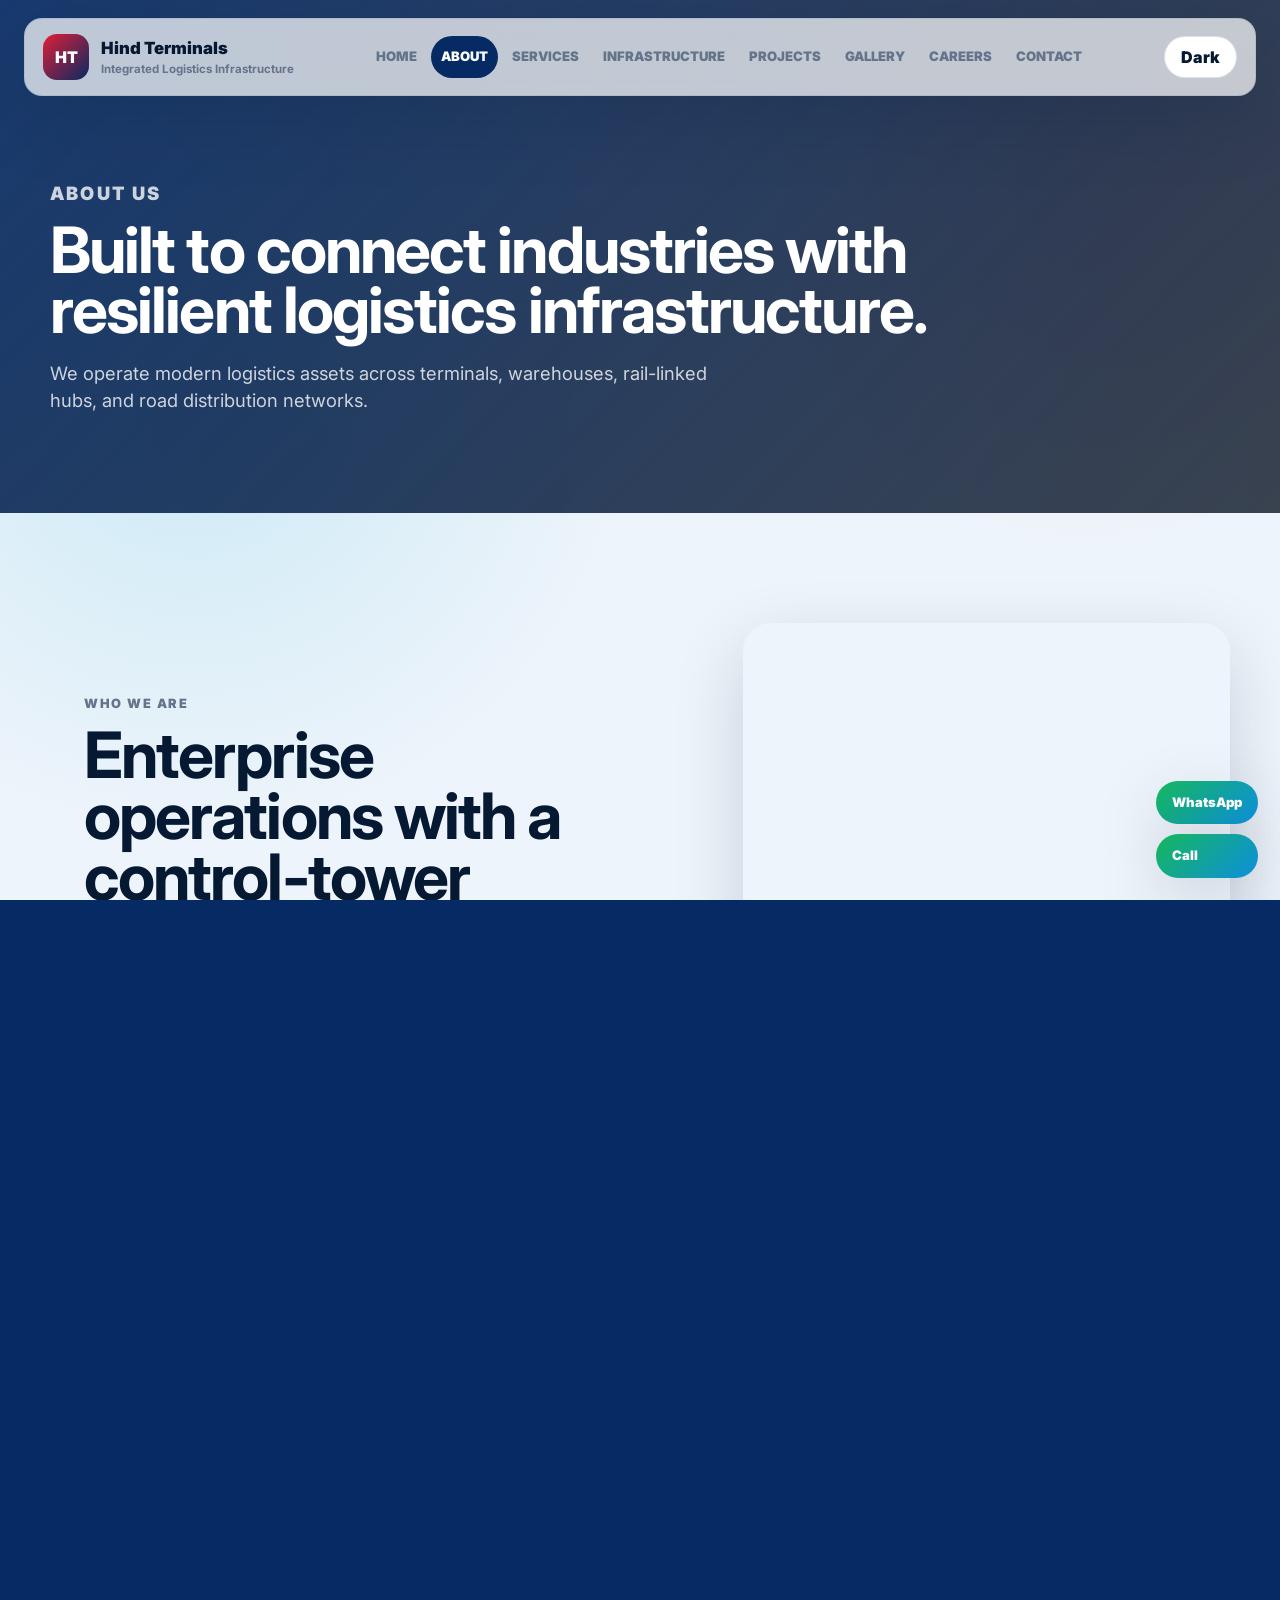
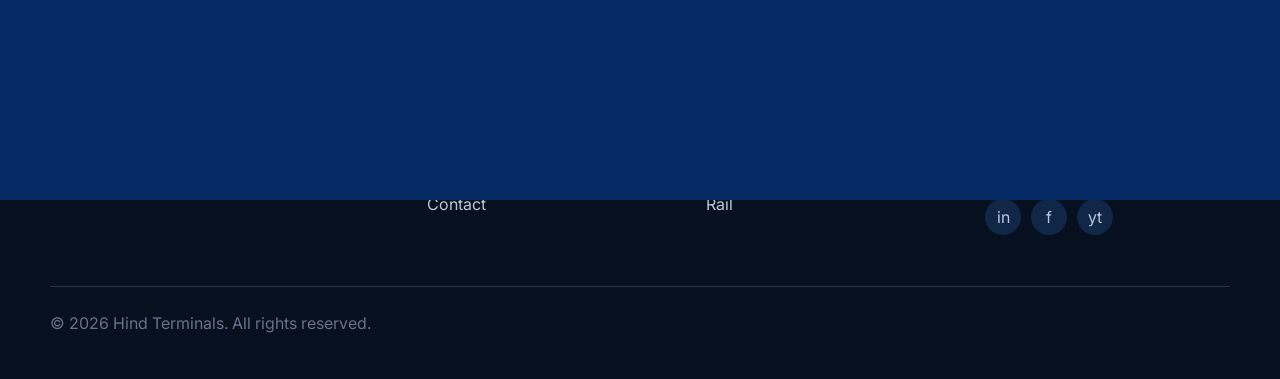
<file: about.html>
<!doctype html>
<html lang="en">
  <head>
    <meta charset="utf-8" />
    <meta name="viewport" content="width=device-width, initial-scale=1" />
    <title>About | Hind Terminals</title>
    <link rel="preconnect" href="https://fonts.googleapis.com" />
    <link rel="preconnect" href="https://fonts.gstatic.com" crossorigin />
    <link href="https://fonts.googleapis.com/css2?family=Inter:wght@400;500;600;700;800;900&display=swap" rel="stylesheet" />
    <link rel="stylesheet" href="styles.css" />
  </head>
  <body>
    <div class="loader" data-loader><span></span><p>Loading logistics network</p></div><div class="page-transition" data-transition></div>
    <header class="site-header glass"><a class="brand" href="index.html"><span class="brand-mark">HT</span><span><strong>Hind Terminals</strong><small>Integrated Logistics Infrastructure</small></span></a><button class="nav-toggle" type="button" aria-expanded="false" aria-controls="site-nav"><span></span><span></span><span></span></button><nav class="site-nav" id="site-nav"><a href="index.html">Home</a><a class="active" href="about.html">About</a><a href="services.html">Services</a><a href="infrastructure.html">Infrastructure</a><a href="projects.html">Projects</a><a href="gallery.html">Gallery</a><a href="careers.html">Careers</a><a href="contact.html">Contact</a></nav><button class="theme-toggle" type="button" data-theme-toggle>Dark</button></header>
    <main>
      <section class="page-hero" style="--page-image:url('https://images.unsplash.com/photo-1586528116311-ad8dd3c8310d?auto=format&fit=crop&w=1800&q=85')"><div class="reveal"><p class="eyebrow">About us</p><h1>Built to connect industries with resilient logistics infrastructure.</h1><p>We operate modern logistics assets across terminals, warehouses, rail-linked hubs, and road distribution networks.</p></div></section>
      <section class="section split-section"><div class="split-copy reveal"><p class="eyebrow">Who we are</p><h2>Enterprise operations with a control-tower mindset.</h2><p>Our teams combine asset ownership, process discipline, and digital visibility to deliver dependable cargo movement for manufacturers, retailers, exporters, and infrastructure businesses.</p></div><div class="split-image parallax reveal" style="background-image:url('https://images.unsplash.com/photo-1524522173746-f628baad3644?auto=format&fit=crop&w=1400&q=85')"></div></section>
      <section class="section"><div class="card-grid"><article class="info-card reveal"><h3>Safety First</h3><p>Operational standards designed for cargo, people, and asset protection.</p></article><article class="info-card reveal"><h3>Digital Visibility</h3><p>Shipment intelligence, milestone tracking, and proactive exception management.</p></article><article class="info-card reveal"><h3>Network Strength</h3><p>Connected terminals, warehouses, and transport corridors.</p></article><article class="info-card reveal"><h3>Customer Focus</h3><p>Dedicated solutions for complex, high-volume supply chains.</p></article></div></section>
    </main>
    <div class="floating-contact"><a href="https://wa.me/18002581114">WhatsApp</a><a href="tel:18002581114">Call</a></div>
    <footer class="footer"><div class="footer-grid"><div><h3>Hind Terminals</h3><p>Enterprise logistics and infrastructure for global trade.</p></div><div><h4>Quick Links</h4><a href="services.html">Services</a><a href="projects.html">Projects</a><a href="contact.html">Contact</a></div><div><h4>Network</h4><a href="infrastructure.html">Terminals</a><a href="infrastructure.html">Warehouses</a><a href="infrastructure.html">Rail</a></div><div><h4>Connect</h4><p>1800 258 1114<br />hello@example.com</p><div class="socials"><a href="#">in</a><a href="#">f</a><a href="#">yt</a></div></div></div><p class="copyright">&copy; <span data-year></span> Hind Terminals. All rights reserved.</p></footer>
    <script src="script.js"></script>
  </body>
</html>
</file>
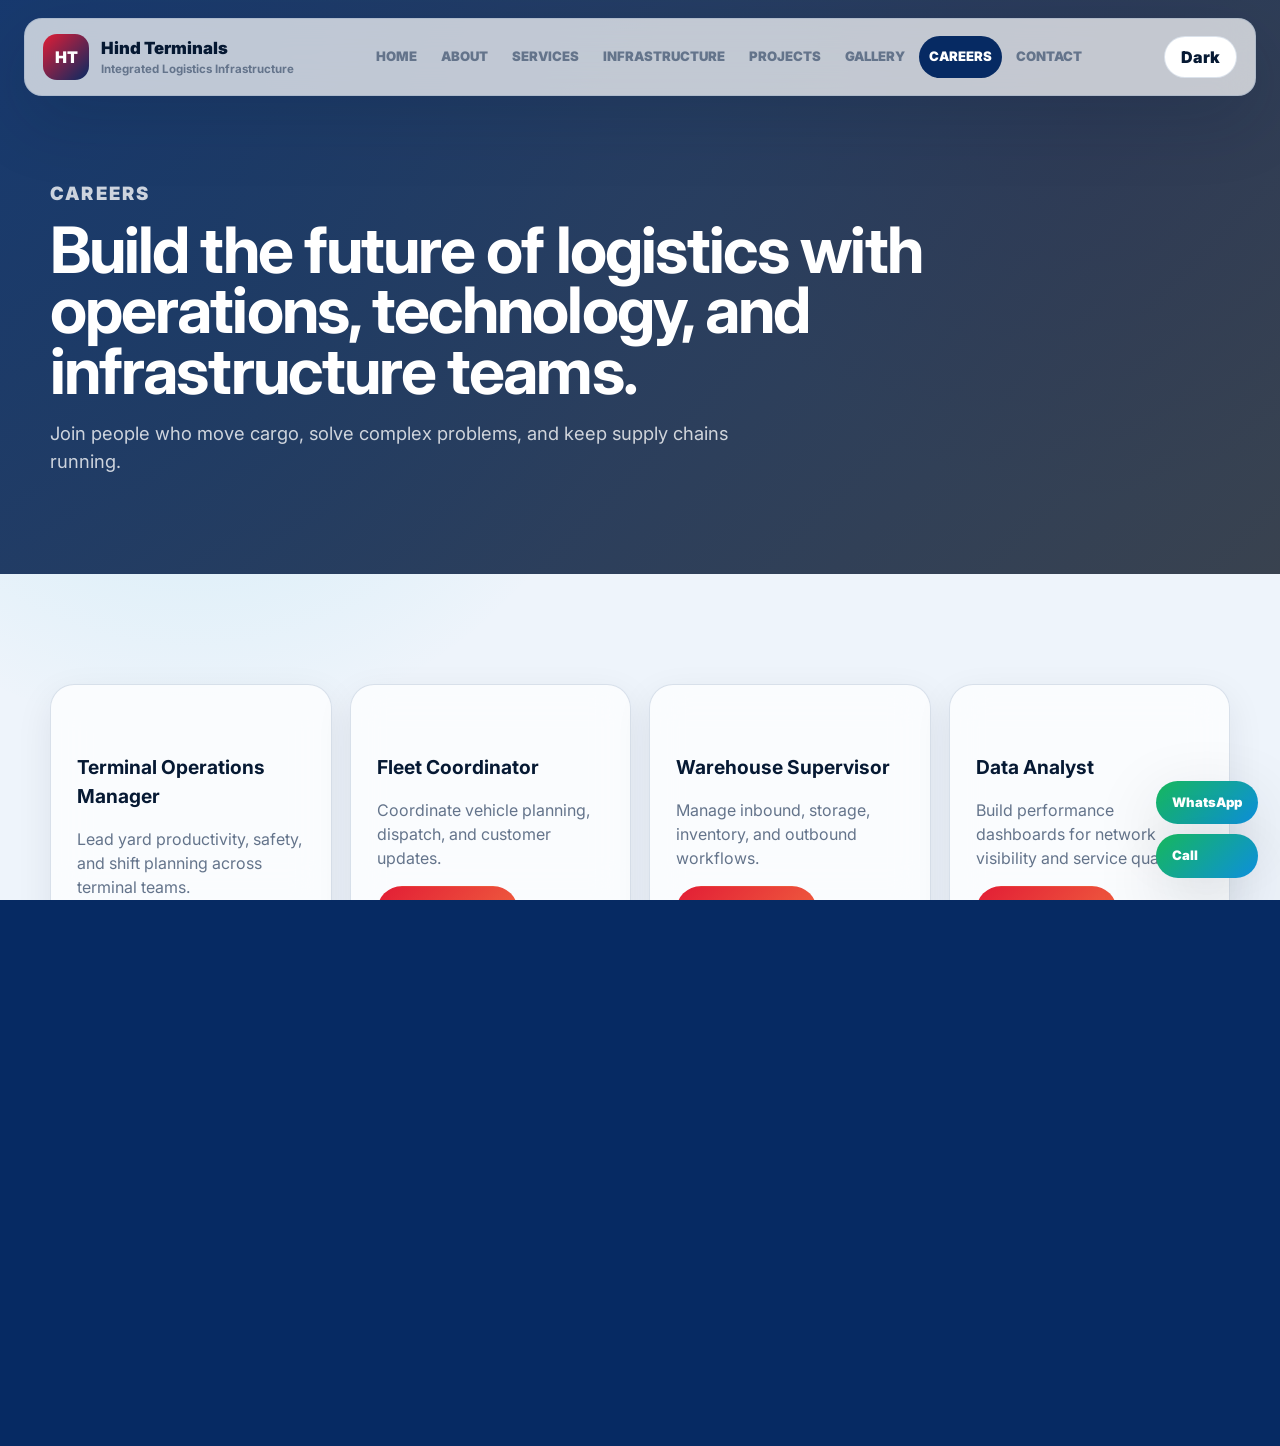
<file: careers.html>
<!doctype html>
<html lang="en">
  <head><meta charset="utf-8" /><meta name="viewport" content="width=device-width, initial-scale=1" /><title>Careers | Hind Terminals</title><link rel="preconnect" href="https://fonts.googleapis.com" /><link rel="preconnect" href="https://fonts.gstatic.com" crossorigin /><link href="https://fonts.googleapis.com/css2?family=Inter:wght@400;500;600;700;800;900&display=swap" rel="stylesheet" /><link rel="stylesheet" href="styles.css" /></head>
  <body>
    <div class="loader" data-loader><span></span><p>Loading logistics network</p></div><div class="page-transition" data-transition></div>
    <header class="site-header glass"><a class="brand" href="index.html"><span class="brand-mark">HT</span><span><strong>Hind Terminals</strong><small>Integrated Logistics Infrastructure</small></span></a><button class="nav-toggle" type="button" aria-expanded="false" aria-controls="site-nav"><span></span><span></span><span></span></button><nav class="site-nav" id="site-nav"><a href="index.html">Home</a><a href="about.html">About</a><a href="services.html">Services</a><a href="infrastructure.html">Infrastructure</a><a href="projects.html">Projects</a><a href="gallery.html">Gallery</a><a class="active" href="careers.html">Careers</a><a href="contact.html">Contact</a></nav><button class="theme-toggle" type="button" data-theme-toggle>Dark</button></header>
    <main><section class="page-hero" style="--page-image:url('https://images.unsplash.com/photo-1556761175-b413da4baf72?auto=format&fit=crop&w=1800&q=85')"><div class="reveal"><p class="eyebrow">Careers</p><h1>Build the future of logistics with operations, technology, and infrastructure teams.</h1><p>Join people who move cargo, solve complex problems, and keep supply chains running.</p></div></section><section class="section"><div class="card-grid"><article class="info-card reveal"><h3>Terminal Operations Manager</h3><p>Lead yard productivity, safety, and shift planning across terminal teams.</p><a class="button primary" href="contact.html">Apply Now</a></article><article class="info-card reveal"><h3>Fleet Coordinator</h3><p>Coordinate vehicle planning, dispatch, and customer updates.</p><a class="button primary" href="contact.html">Apply Now</a></article><article class="info-card reveal"><h3>Warehouse Supervisor</h3><p>Manage inbound, storage, inventory, and outbound workflows.</p><a class="button primary" href="contact.html">Apply Now</a></article><article class="info-card reveal"><h3>Data Analyst</h3><p>Build performance dashboards for network visibility and service quality.</p><a class="button primary" href="contact.html">Apply Now</a></article></div></section></main>
    <div class="floating-contact"><a href="https://wa.me/18002581114">WhatsApp</a><a href="tel:18002581114">Call</a></div><footer class="footer"><div class="footer-grid"><div><h3>Hind Terminals</h3><p>Enterprise logistics and infrastructure for global trade.</p></div><div><h4>Quick Links</h4><a href="about.html">About</a><a href="services.html">Services</a><a href="contact.html">Contact</a></div><div><h4>Careers</h4><a href="careers.html">Operations</a><a href="careers.html">Technology</a><a href="careers.html">Management</a></div><div><h4>Connect</h4><p>careers@example.com<br />1800 258 1114</p></div></div><p class="copyright">&copy; <span data-year></span> Hind Terminals. All rights reserved.</p></footer><script src="script.js"></script>
  </body>
</html>
</file>
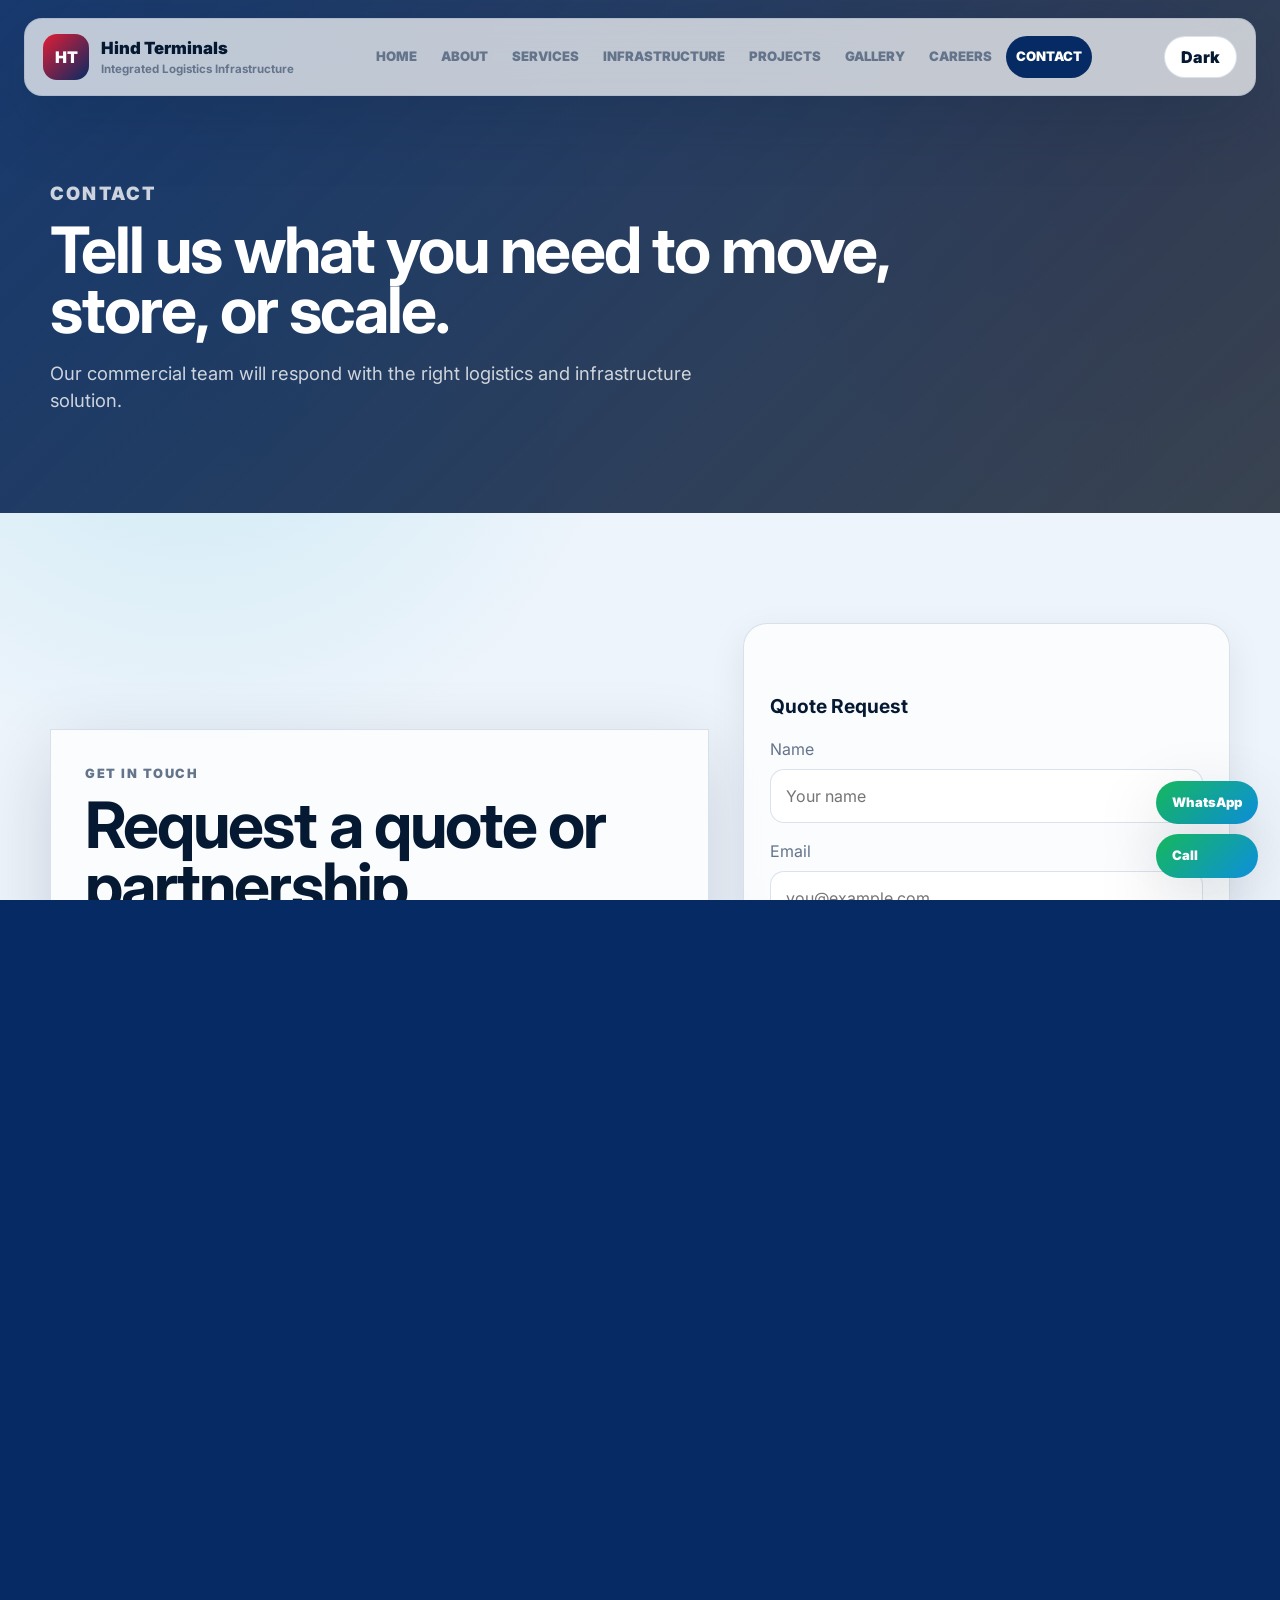
<file: contact.html>
<!doctype html>
<html lang="en">
  <head><meta charset="utf-8" /><meta name="viewport" content="width=device-width, initial-scale=1" /><title>Contact | Hind Terminals</title><link rel="preconnect" href="https://fonts.googleapis.com" /><link rel="preconnect" href="https://fonts.gstatic.com" crossorigin /><link href="https://fonts.googleapis.com/css2?family=Inter:wght@400;500;600;700;800;900&display=swap" rel="stylesheet" /><link rel="stylesheet" href="styles.css" /></head>
  <body>
    <div class="loader" data-loader><span></span><p>Loading logistics network</p></div><div class="page-transition" data-transition></div>
    <header class="site-header glass"><a class="brand" href="index.html"><span class="brand-mark">HT</span><span><strong>Hind Terminals</strong><small>Integrated Logistics Infrastructure</small></span></a><button class="nav-toggle" type="button" aria-expanded="false" aria-controls="site-nav"><span></span><span></span><span></span></button><nav class="site-nav" id="site-nav"><a href="index.html">Home</a><a href="about.html">About</a><a href="services.html">Services</a><a href="infrastructure.html">Infrastructure</a><a href="projects.html">Projects</a><a href="gallery.html">Gallery</a><a href="careers.html">Careers</a><a class="active" href="contact.html">Contact</a></nav><button class="theme-toggle" type="button" data-theme-toggle>Dark</button></header>
    <main><section class="page-hero" style="--page-image:url('https://images.unsplash.com/photo-1566576912321-d58ddd7a6088?auto=format&fit=crop&w=1800&q=85')"><div class="reveal"><p class="eyebrow">Contact</p><h1>Tell us what you need to move, store, or scale.</h1><p>Our commercial team will respond with the right logistics and infrastructure solution.</p></div></section><section class="section split-section"><div class="split-copy glass reveal"><p class="eyebrow">Get in touch</p><h2>Request a quote or partnership discussion.</h2><p>Phone: 1800 258 1114<br />Email: hello@example.com<br />Head Office: Logistics Tower, Industrial Corridor</p></div><form class="info-card reveal" action="mailto:hello@example.com" method="post" enctype="text/plain"><h3>Quote Request</h3><p><label>Name<br /><input name="name" required placeholder="Your name" /></label></p><p><label>Email<br /><input name="email" type="email" required placeholder="you@example.com" /></label></p><p><label>Shipment Details<br /><textarea name="message" rows="5" placeholder="Origin, destination, cargo type"></textarea></label></p><button class="button primary" type="submit">Submit Request</button></form></section></main>
    <div class="floating-contact"><a href="https://wa.me/18002581114">WhatsApp</a><a href="tel:18002581114">Call</a></div><footer class="footer"><div class="footer-grid"><div><h3>Hind Terminals</h3><p>Enterprise logistics and infrastructure for global trade.</p></div><div><h4>Quick Links</h4><a href="about.html">About</a><a href="services.html">Services</a><a href="projects.html">Projects</a></div><div><h4>Support</h4><a href="contact.html">Sales</a><a href="contact.html">Tracking</a><a href="careers.html">Careers</a></div><div><h4>Connect</h4><p>1800 258 1114<br />hello@example.com</p><div class="socials"><a href="#">in</a><a href="#">f</a><a href="#">yt</a></div></div></div><p class="copyright">&copy; <span data-year></span> Hind Terminals. All rights reserved.</p></footer><script src="script.js"></script>
  </body>
</html>
</file>
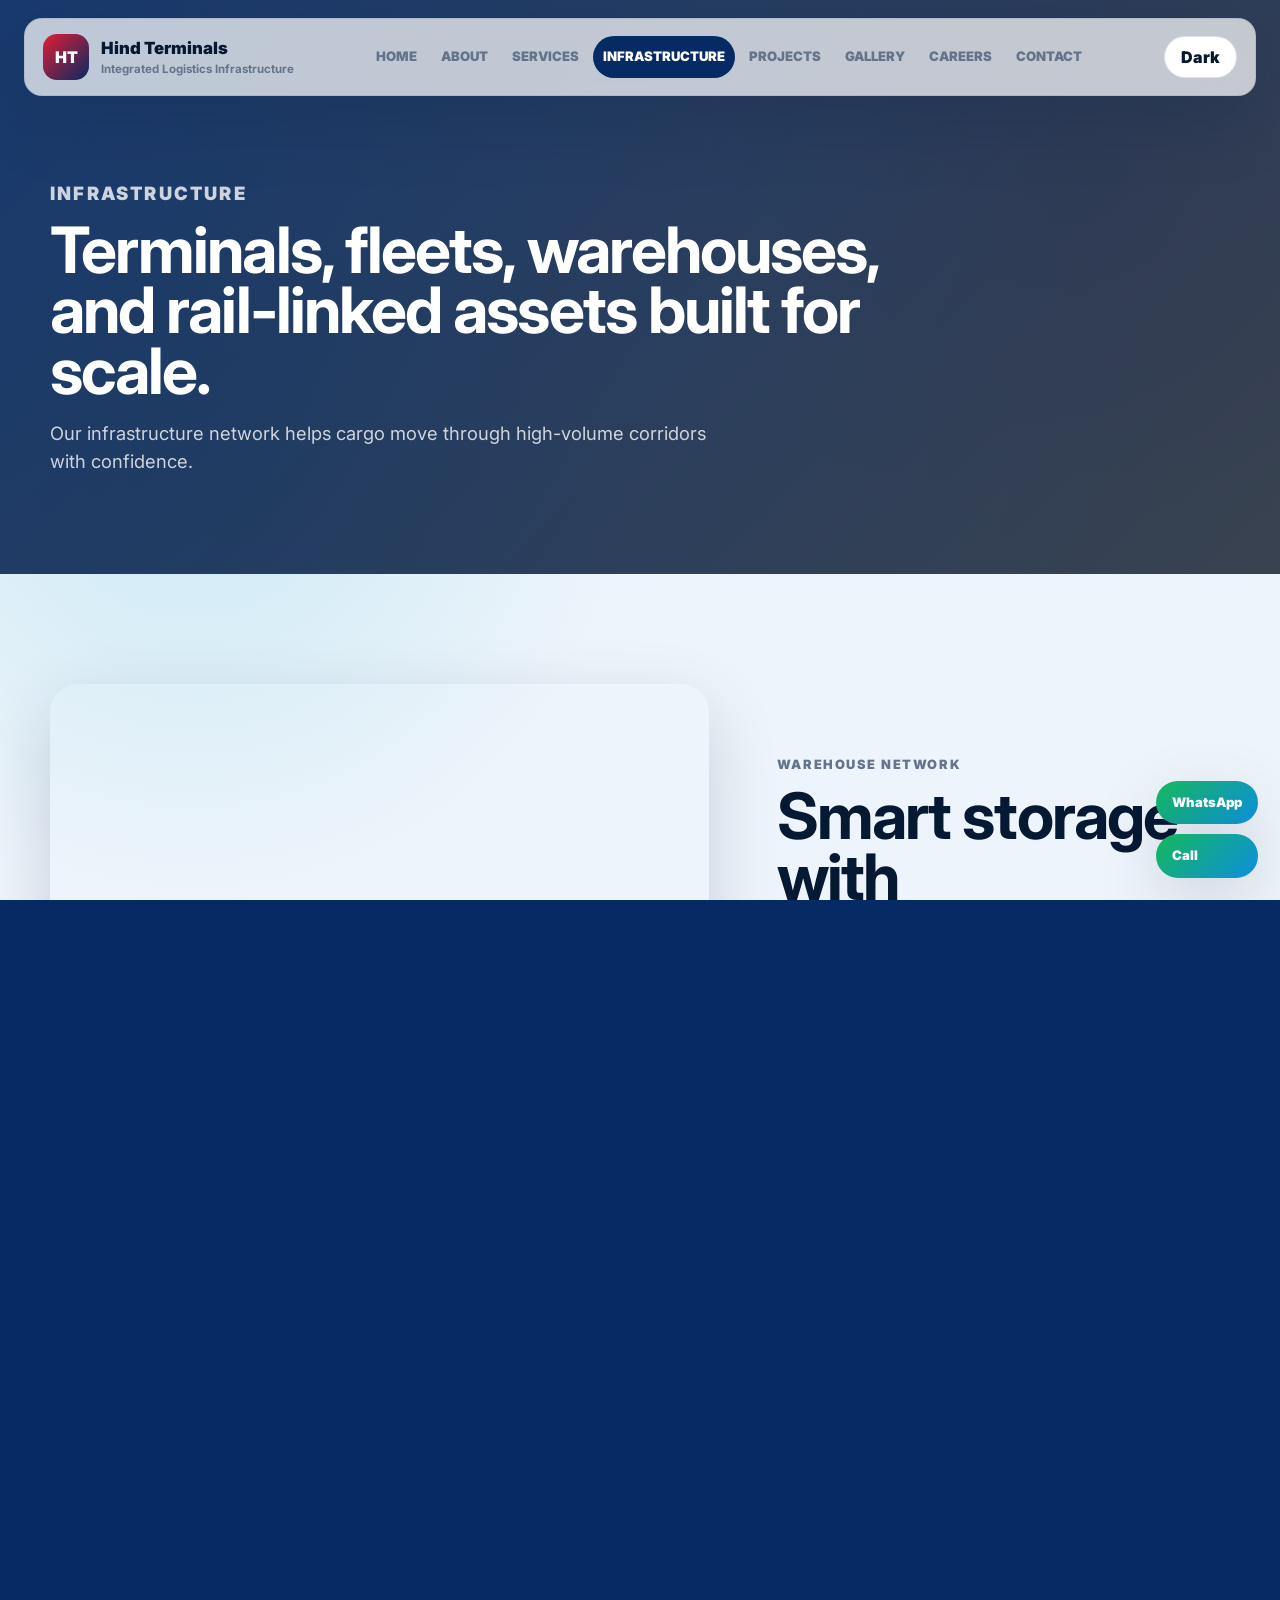
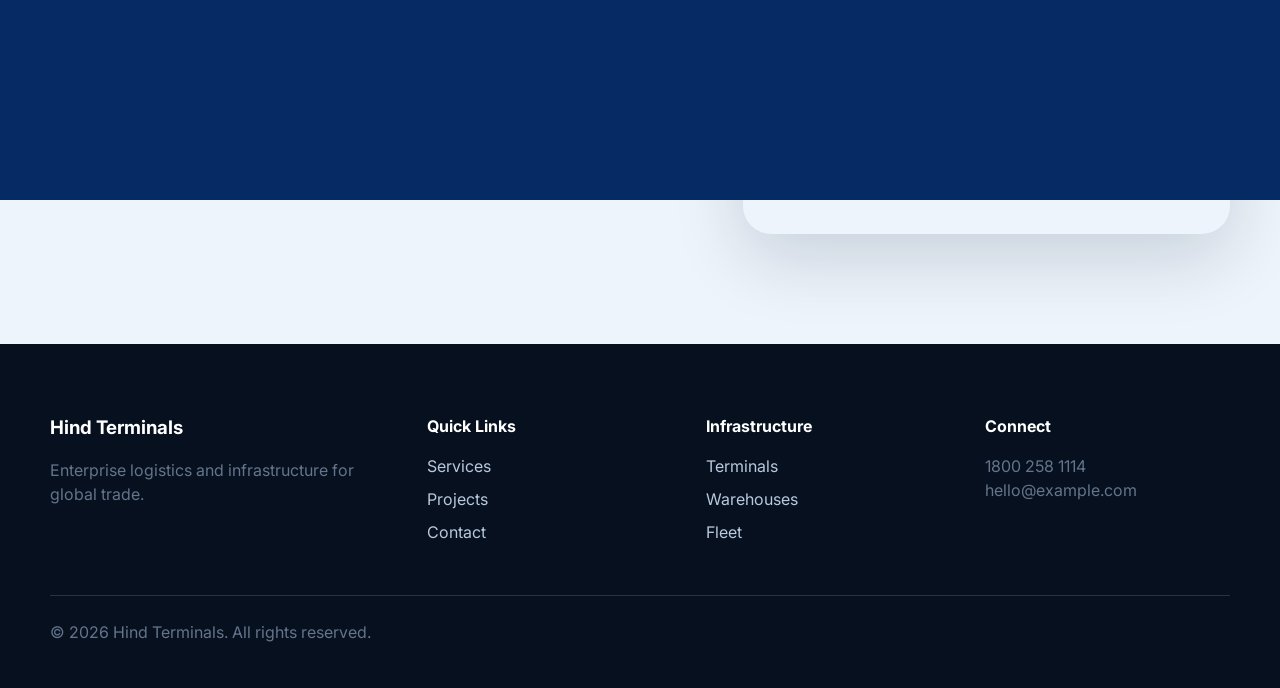
<file: infrastructure.html>
<!doctype html>
<html lang="en">
  <head><meta charset="utf-8" /><meta name="viewport" content="width=device-width, initial-scale=1" /><title>Infrastructure | Hind Terminals</title><link rel="preconnect" href="https://fonts.googleapis.com" /><link rel="preconnect" href="https://fonts.gstatic.com" crossorigin /><link href="https://fonts.googleapis.com/css2?family=Inter:wght@400;500;600;700;800;900&display=swap" rel="stylesheet" /><link rel="stylesheet" href="styles.css" /></head>
  <body>
    <div class="loader" data-loader><span></span><p>Loading logistics network</p></div><div class="page-transition" data-transition></div>
    <header class="site-header glass"><a class="brand" href="index.html"><span class="brand-mark">HT</span><span><strong>Hind Terminals</strong><small>Integrated Logistics Infrastructure</small></span></a><button class="nav-toggle" type="button" aria-expanded="false" aria-controls="site-nav"><span></span><span></span><span></span></button><nav class="site-nav" id="site-nav"><a href="index.html">Home</a><a href="about.html">About</a><a href="services.html">Services</a><a class="active" href="infrastructure.html">Infrastructure</a><a href="projects.html">Projects</a><a href="gallery.html">Gallery</a><a href="careers.html">Careers</a><a href="contact.html">Contact</a></nav><button class="theme-toggle" type="button" data-theme-toggle>Dark</button></header>
    <main>
      <section class="page-hero" style="--page-image:url('https://images.unsplash.com/photo-1601584115197-04ecc0da31d7?auto=format&fit=crop&w=1800&q=85')"><div class="reveal"><p class="eyebrow">Infrastructure</p><h1>Terminals, fleets, warehouses, and rail-linked assets built for scale.</h1><p>Our infrastructure network helps cargo move through high-volume corridors with confidence.</p></div></section>
      <section class="section split-section"><div class="split-image parallax reveal" style="background-image:url('https://images.unsplash.com/photo-1566576912321-d58ddd7a6088?auto=format&fit=crop&w=1400&q=85')"></div><div class="split-copy reveal"><p class="eyebrow">Warehouse network</p><h2>Smart storage with operational visibility.</h2><p>Grade-A warehouses support bonded, ambient, cold-chain, and fulfillment requirements for enterprise customers.</p></div></section>
      <section class="section split-section"><div class="split-copy reveal"><p class="eyebrow">Fleet network</p><h2>Road and rail assets connected by planning intelligence.</h2><p>Integrated route planning, terminal scheduling, and fleet visibility reduce delays across the supply chain.</p></div><div class="split-image parallax reveal" style="background-image:url('https://images.unsplash.com/photo-1519003722824-194d4455a60c?auto=format&fit=crop&w=1400&q=85')"></div></section>
    </main>
    <div class="floating-contact"><a href="https://wa.me/18002581114">WhatsApp</a><a href="tel:18002581114">Call</a></div><footer class="footer"><div class="footer-grid"><div><h3>Hind Terminals</h3><p>Enterprise logistics and infrastructure for global trade.</p></div><div><h4>Quick Links</h4><a href="services.html">Services</a><a href="projects.html">Projects</a><a href="contact.html">Contact</a></div><div><h4>Infrastructure</h4><a href="infrastructure.html">Terminals</a><a href="infrastructure.html">Warehouses</a><a href="infrastructure.html">Fleet</a></div><div><h4>Connect</h4><p>1800 258 1114<br />hello@example.com</p></div></div><p class="copyright">&copy; <span data-year></span> Hind Terminals. All rights reserved.</p></footer><script src="script.js"></script>
  </body>
</html>
</file>
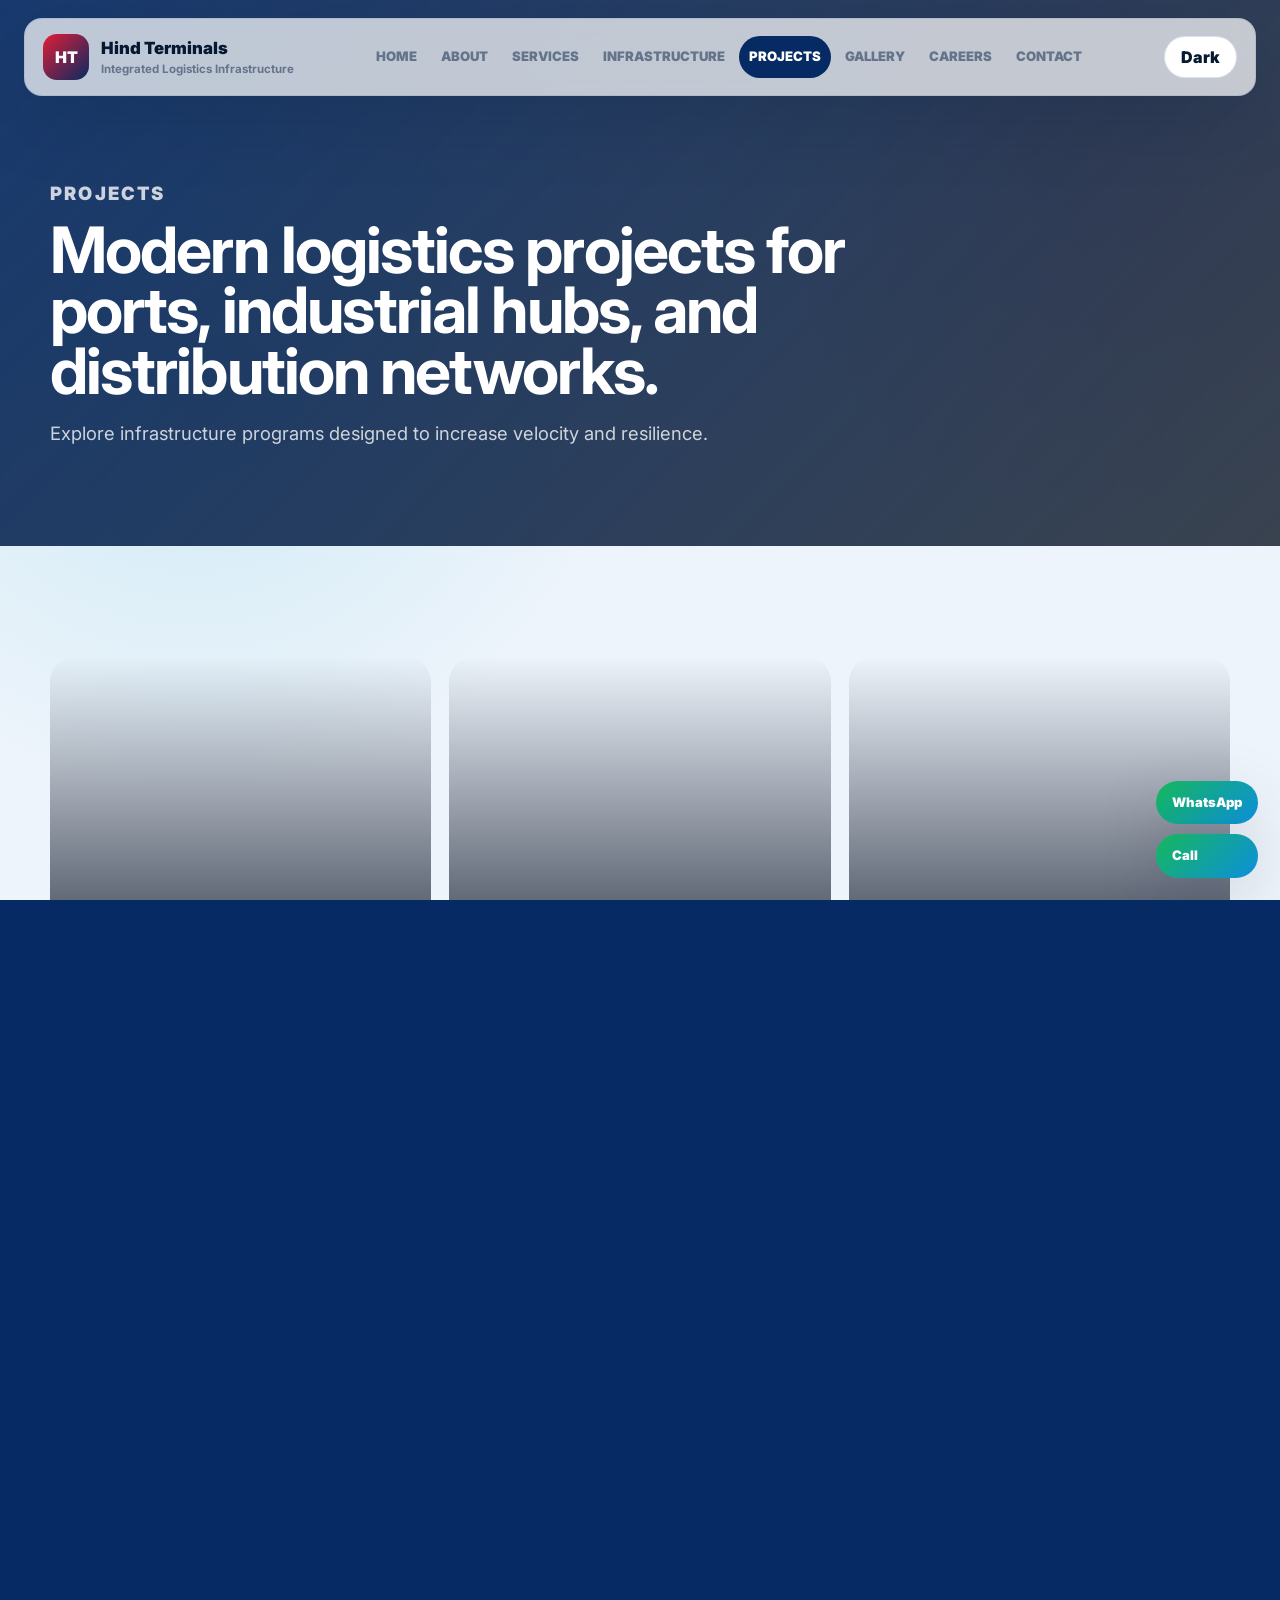
<file: projects.html>
<!doctype html>
<html lang="en">
  <head><meta charset="utf-8" /><meta name="viewport" content="width=device-width, initial-scale=1" /><title>Projects | Hind Terminals</title><link rel="preconnect" href="https://fonts.googleapis.com" /><link rel="preconnect" href="https://fonts.gstatic.com" crossorigin /><link href="https://fonts.googleapis.com/css2?family=Inter:wght@400;500;600;700;800;900&display=swap" rel="stylesheet" /><link rel="stylesheet" href="styles.css" /></head>
  <body>
    <div class="loader" data-loader><span></span><p>Loading logistics network</p></div><div class="page-transition" data-transition></div>
    <header class="site-header glass"><a class="brand" href="index.html"><span class="brand-mark">HT</span><span><strong>Hind Terminals</strong><small>Integrated Logistics Infrastructure</small></span></a><button class="nav-toggle" type="button" aria-expanded="false" aria-controls="site-nav"><span></span><span></span><span></span></button><nav class="site-nav" id="site-nav"><a href="index.html">Home</a><a href="about.html">About</a><a href="services.html">Services</a><a href="infrastructure.html">Infrastructure</a><a class="active" href="projects.html">Projects</a><a href="gallery.html">Gallery</a><a href="careers.html">Careers</a><a href="contact.html">Contact</a></nav><button class="theme-toggle" type="button" data-theme-toggle>Dark</button></header>
    <main><section class="page-hero" style="--page-image:url('https://images.unsplash.com/photo-1501700493788-fa1a4fc9fe62?auto=format&fit=crop&w=1800&q=85')"><div class="reveal"><p class="eyebrow">Projects</p><h1>Modern logistics projects for ports, industrial hubs, and distribution networks.</h1><p>Explore infrastructure programs designed to increase velocity and resilience.</p></div></section><section class="section"><div class="project-grid"><a class="project-card reveal" href="contact.html" style="background-image:url('https://images.unsplash.com/photo-1578575437130-527eed3abbec?auto=format&fit=crop&w=1000&q=85')"><span>Eastern Freight Hub</span></a><a class="project-card reveal" href="contact.html" style="background-image:url('https://images.unsplash.com/photo-1601584115197-04ecc0da31d7?auto=format&fit=crop&w=1000&q=85')"><span>Express Fleet Network</span></a><a class="project-card reveal" href="contact.html" style="background-image:url('https://images.unsplash.com/photo-1566576912321-d58ddd7a6088?auto=format&fit=crop&w=1000&q=85')"><span>Smart Warehouse Campus</span></a><a class="project-card reveal" href="contact.html" style="background-image:url('https://images.unsplash.com/photo-1586528116311-ad8dd3c8310d?auto=format&fit=crop&w=1000&q=85')"><span>Coastal Terminal Upgrade</span></a><a class="project-card reveal" href="contact.html" style="background-image:url('https://images.unsplash.com/photo-1519003722824-194d4455a60c?auto=format&fit=crop&w=1000&q=85')"><span>Intermodal Corridor</span></a><a class="project-card reveal" href="contact.html" style="background-image:url('https://images.unsplash.com/photo-1494412685616-a5d310fbb07d?auto=format&fit=crop&w=1000&q=85')"><span>Port Capacity Expansion</span></a></div></section></main>
    <div class="floating-contact"><a href="https://wa.me/18002581114">WhatsApp</a><a href="tel:18002581114">Call</a></div><footer class="footer"><div class="footer-grid"><div><h3>Hind Terminals</h3><p>Enterprise logistics and infrastructure for global trade.</p></div><div><h4>Quick Links</h4><a href="about.html">About</a><a href="services.html">Services</a><a href="contact.html">Contact</a></div><div><h4>Projects</h4><a href="projects.html">Freight Hubs</a><a href="projects.html">Warehouses</a><a href="projects.html">Fleet</a></div><div><h4>Connect</h4><p>1800 258 1114<br />hello@example.com</p></div></div><p class="copyright">&copy; <span data-year></span> Hind Terminals. All rights reserved.</p></footer><script src="script.js"></script>
  </body>
</html>
</file>
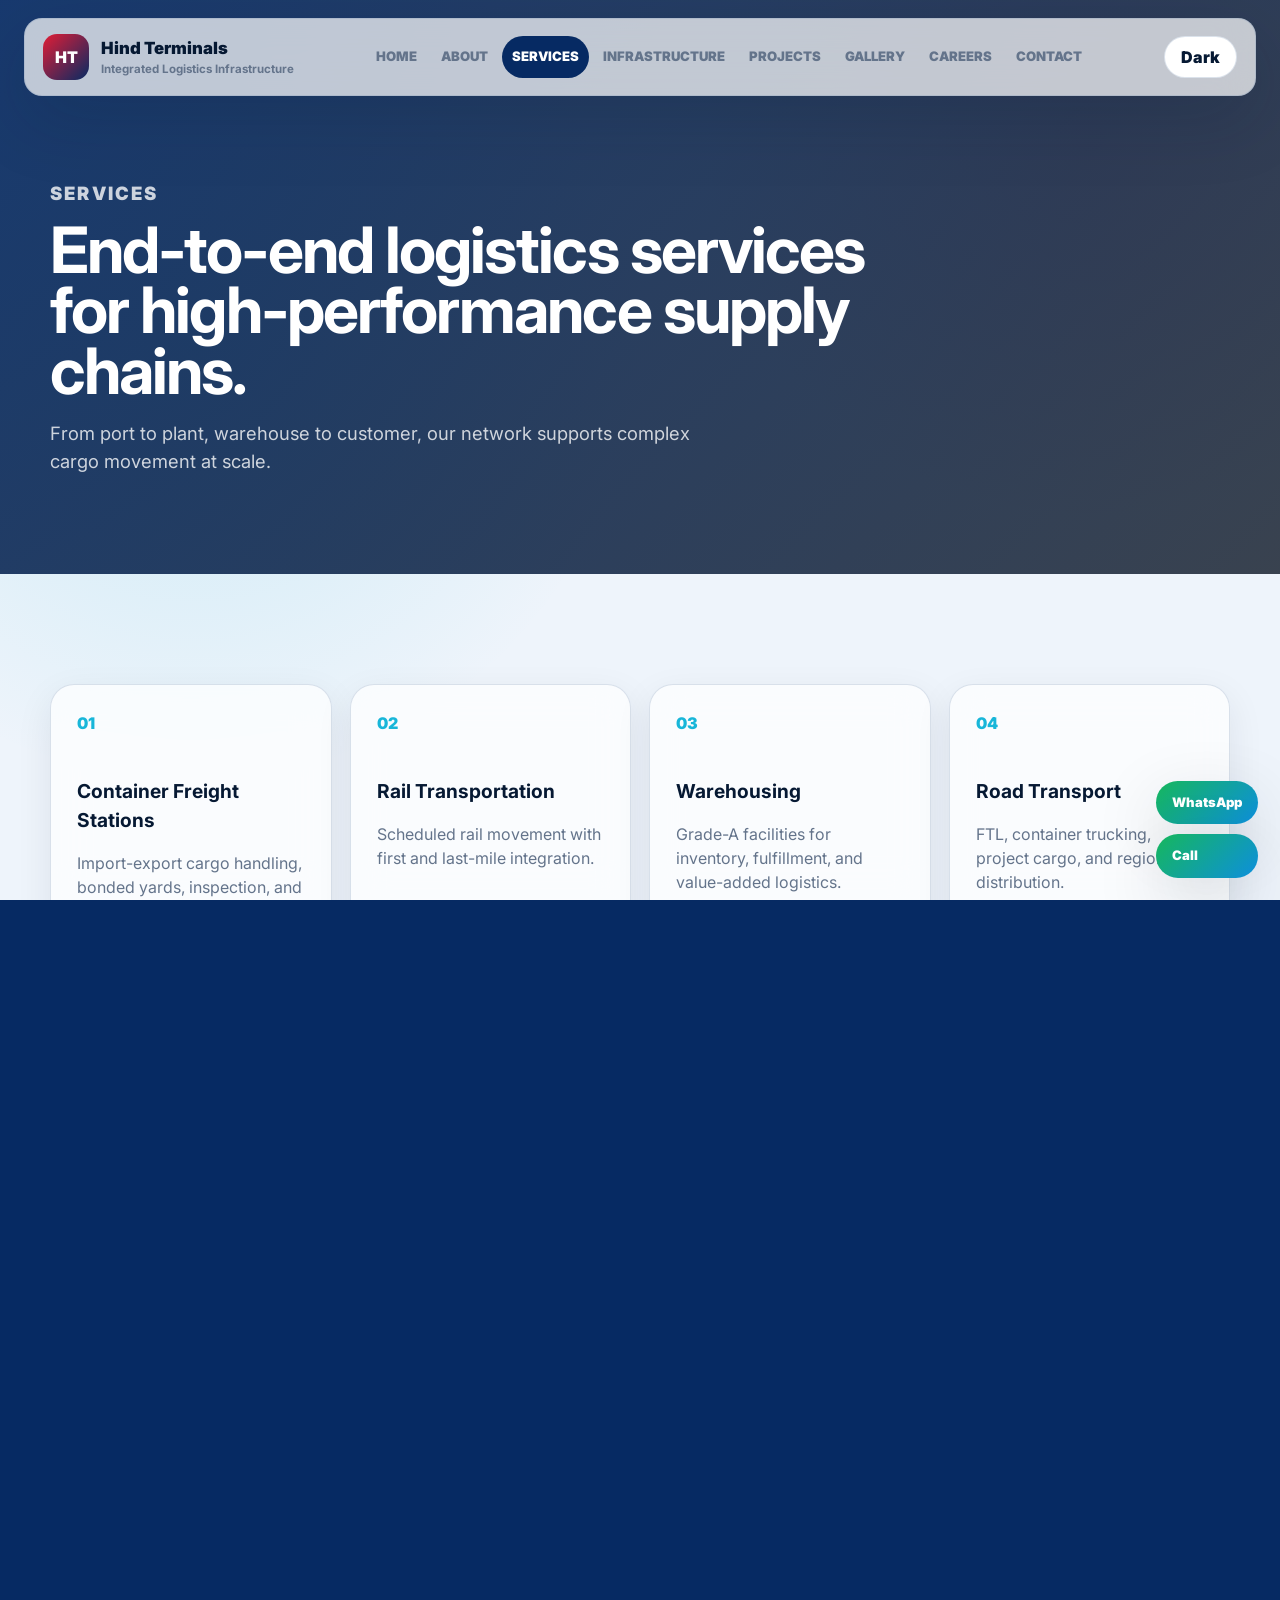
<file: services.html>
<!doctype html>
<html lang="en">
  <head><meta charset="utf-8" /><meta name="viewport" content="width=device-width, initial-scale=1" /><title>Services | Hind Terminals</title><link rel="preconnect" href="https://fonts.googleapis.com" /><link rel="preconnect" href="https://fonts.gstatic.com" crossorigin /><link href="https://fonts.googleapis.com/css2?family=Inter:wght@400;500;600;700;800;900&display=swap" rel="stylesheet" /><link rel="stylesheet" href="styles.css" /></head>
  <body>
    <div class="loader" data-loader><span></span><p>Loading logistics network</p></div><div class="page-transition" data-transition></div>
    <header class="site-header glass"><a class="brand" href="index.html"><span class="brand-mark">HT</span><span><strong>Hind Terminals</strong><small>Integrated Logistics Infrastructure</small></span></a><button class="nav-toggle" type="button" aria-expanded="false" aria-controls="site-nav"><span></span><span></span><span></span></button><nav class="site-nav" id="site-nav"><a href="index.html">Home</a><a href="about.html">About</a><a class="active" href="services.html">Services</a><a href="infrastructure.html">Infrastructure</a><a href="projects.html">Projects</a><a href="gallery.html">Gallery</a><a href="careers.html">Careers</a><a href="contact.html">Contact</a></nav><button class="theme-toggle" type="button" data-theme-toggle>Dark</button></header>
    <main>
      <section class="page-hero" style="--page-image:url('https://images.unsplash.com/photo-1578575437130-527eed3abbec?auto=format&fit=crop&w=1800&q=85')"><div class="reveal"><p class="eyebrow">Services</p><h1>End-to-end logistics services for high-performance supply chains.</h1><p>From port to plant, warehouse to customer, our network supports complex cargo movement at scale.</p></div></section>
      <section class="section"><div class="card-grid"><article class="service-card reveal"><span>01</span><h3>Container Freight Stations</h3><p>Import-export cargo handling, bonded yards, inspection, and documentation support.</p></article><article class="service-card reveal"><span>02</span><h3>Rail Transportation</h3><p>Scheduled rail movement with first and last-mile integration.</p></article><article class="service-card reveal"><span>03</span><h3>Warehousing</h3><p>Grade-A facilities for inventory, fulfillment, and value-added logistics.</p></article><article class="service-card reveal"><span>04</span><h3>Road Transport</h3><p>FTL, container trucking, project cargo, and regional distribution.</p></article><article class="service-card reveal"><span>05</span><h3>Customs Clearance</h3><p>Compliance-led clearance, documentation, and regulatory coordination.</p></article><article class="service-card reveal"><span>06</span><h3>Project Logistics</h3><p>Oversized, heavy-lift, time-critical, and engineered cargo movement.</p></article><article class="service-card reveal"><span>07</span><h3>Cold Chain</h3><p>Temperature-controlled storage and transportation for sensitive goods.</p></article><article class="service-card reveal"><span>08</span><h3>Control Tower</h3><p>Visibility, exception alerts, analytics, and performance reporting.</p></article></div></section>
    </main>
    <div class="floating-contact"><a href="https://wa.me/18002581114">WhatsApp</a><a href="tel:18002581114">Call</a></div><footer class="footer"><div class="footer-grid"><div><h3>Hind Terminals</h3><p>Enterprise logistics and infrastructure for global trade.</p></div><div><h4>Quick Links</h4><a href="about.html">About</a><a href="projects.html">Projects</a><a href="contact.html">Contact</a></div><div><h4>Services</h4><a href="services.html">Rail</a><a href="services.html">Warehousing</a><a href="services.html">Customs</a></div><div><h4>Connect</h4><p>1800 258 1114<br />hello@example.com</p></div></div><p class="copyright">&copy; <span data-year></span> Hind Terminals. All rights reserved.</p></footer><script src="script.js"></script>
  </body>
</html>
</file>
<file: styles.css>
:root {
  --bg: #eef4fb;
  --surface: #ffffff;
  --glass: rgba(255, 255, 255, 0.72);
  --ink: #061933;
  --muted: #64748b;
  --line: rgba(126, 151, 184, 0.28);
  --navy: #062a63;
  --cyan: #18b6d9;
  --red: #e21d35;
  --shadow: 0 24px 70px rgba(6, 25, 51, 0.16);
}

[data-theme="dark"] {
  --bg: #06101f;
  --surface: #0b1930;
  --glass: rgba(11, 25, 48, 0.72);
  --ink: #f7fbff;
  --muted: #a7b4c8;
  --line: rgba(173, 199, 230, 0.18);
  --shadow: 0 24px 70px rgba(0, 0, 0, 0.38);
}

* { box-sizing: border-box; }
html { scroll-behavior: smooth; }
body {
  margin: 0;
  background:
    radial-gradient(circle at 15% 20%, rgba(24, 182, 217, 0.16), transparent 28rem),
    radial-gradient(circle at 85% 8%, rgba(226, 29, 53, 0.12), transparent 24rem),
    var(--bg);
  color: var(--ink);
  font-family: Inter, system-ui, -apple-system, BlinkMacSystemFont, "Segoe UI", sans-serif;
  line-height: 1.5;
  overflow-x: hidden;
}
a { color: inherit; text-decoration: none; }
button, input, textarea { font: inherit; }
button { cursor: pointer; }
input, textarea {
  width: 100%;
  margin-top: 8px;
  padding: 14px 15px;
  color: var(--ink);
  background: var(--surface);
  border: 1px solid var(--line);
  border-radius: 14px;
}
textarea { resize: vertical; }
input:focus, textarea:focus {
  border-color: var(--cyan);
  outline: 3px solid rgba(24, 182, 217, .18);
}

.loader {
  position: fixed;
  inset: 0;
  z-index: 999;
  display: grid;
  place-items: center;
  gap: 16px;
  align-content: center;
  color: #fff;
  background: #06101f;
  transition: opacity 450ms ease, visibility 450ms ease;
}
.loader.is-hidden { opacity: 0; visibility: hidden; }
.loader span {
  width: 64px;
  height: 64px;
  border: 4px solid rgba(255,255,255,.2);
  border-top-color: var(--cyan);
  border-radius: 999px;
  animation: spin 900ms linear infinite;
}
.loader p { margin: 0; font-weight: 800; letter-spacing: .04em; text-transform: uppercase; }
@keyframes spin { to { transform: rotate(360deg); } }

.page-transition {
  position: fixed;
  inset: 0;
  z-index: 998;
  pointer-events: none;
  background: var(--navy);
  transform: translateY(100%);
  transition: transform 450ms ease;
}
.page-transition.is-active { transform: translateY(0); }

.glass {
  background: var(--glass);
  border: 1px solid var(--line);
  box-shadow: var(--shadow);
  backdrop-filter: blur(18px);
}

.site-header {
  position: fixed;
  top: 18px;
  right: 24px;
  left: 24px;
  z-index: 80;
  display: flex;
  align-items: center;
  gap: 22px;
  min-height: 78px;
  padding: 12px 18px;
  border-radius: 18px;
}
.brand { display: flex; align-items: center; gap: 12px; min-width: 230px; }
.brand-mark {
  display: grid;
  place-items: center;
  width: 46px;
  height: 46px;
  color: #fff;
  background: linear-gradient(135deg, var(--red), var(--navy));
  border-radius: 14px;
  font-weight: 900;
}
.brand strong, .brand small { display: block; }
.brand strong { font-size: 1.05rem; font-weight: 900; }
.brand small { color: var(--muted); font-size: .72rem; font-weight: 700; }
.site-nav { display: flex; justify-content: center; flex: 1; gap: 4px; }
.site-nav a {
  padding: 11px 10px;
  border-radius: 999px;
  color: var(--muted);
  font-size: .82rem;
  font-weight: 900;
  text-transform: uppercase;
}
.site-nav a:hover, .site-nav a.active { color: #fff; background: var(--navy); }
.theme-toggle, .nav-toggle {
  border: 1px solid var(--line);
  color: var(--ink);
  background: var(--surface);
  border-radius: 999px;
  font-weight: 900;
}
.theme-toggle { min-height: 42px; padding: 0 16px; }
.nav-toggle { display: none; width: 44px; height: 44px; }
.nav-toggle span { display: block; width: 20px; height: 2px; margin: 5px auto; background: var(--ink); }

.hero {
  position: relative;
  min-height: 100vh;
  display: grid;
  align-items: center;
  overflow: hidden;
  color: #fff;
}
.hero-bg {
  position: absolute;
  inset: 0;
  z-index: -2;
  background:
    linear-gradient(90deg, rgba(2, 12, 31, .92), rgba(2, 12, 31, .58), rgba(2, 12, 31, .18)),
    url("https://images.unsplash.com/photo-1494412685616-a5d310fbb07d?auto=format&fit=crop&w=2100&q=85");
  background-position: center;
  background-size: cover;
  animation: heroZoom 16s ease-in-out infinite alternate;
}
.hero::after {
  position: absolute;
  inset: 0;
  z-index: -1;
  background: linear-gradient(180deg, transparent 68%, var(--bg));
  content: "";
}
@keyframes heroZoom { from { transform: scale(1); } to { transform: scale(1.08); } }
.motion-shape {
  position: absolute;
  width: 260px;
  height: 260px;
  border: 1px solid rgba(255,255,255,.22);
  border-radius: 999px;
  animation: drift 9s ease-in-out infinite alternate;
}
.shape-one { right: 12%; top: 22%; }
.shape-two { right: 28%; bottom: 14%; width: 120px; height: 120px; animation-delay: 1.4s; }
@keyframes drift { to { transform: translate3d(18px, -24px, 0) rotate(12deg); } }

.hero-inner, .section, .stats-band, .logo-slider, .footer-grid, .copyright {
  width: min(1180px, calc(100% - 40px));
  margin-inline: auto;
}
.hero-inner { padding-top: 90px; }
.eyebrow {
  margin: 0 0 12px;
  color: var(--cyan);
  font-size: .8rem;
  font-weight: 900;
  letter-spacing: .12em;
  text-transform: uppercase;
}
.hero h1, .section h2, .page-hero h1 {
  margin: 0;
  font-size: clamp(2.8rem, 7vw, 6.8rem);
  line-height: .95;
  letter-spacing: -.03em;
}
.hero p { max-width: 710px; margin: 26px 0 0; color: rgba(255,255,255,.82); font-size: 1.2rem; }
.hero-actions { display: flex; flex-wrap: wrap; gap: 14px; margin-top: 34px; }
.button {
  display: inline-flex;
  align-items: center;
  justify-content: center;
  min-height: 50px;
  padding: 0 22px;
  border: 1px solid transparent;
  border-radius: 999px;
  font-weight: 900;
  text-transform: uppercase;
  transition: transform 180ms ease, box-shadow 180ms ease, background 180ms ease;
}
.button:hover, .service-card:hover, .project-card:hover, .gallery-item:hover, .info-card:hover {
  transform: translateY(-6px);
  box-shadow: 0 26px 70px rgba(6, 25, 51, .22);
}
.button.primary { color: #fff; background: linear-gradient(135deg, var(--red), #f0643f); }
.button.ghost { color: #fff; border-color: rgba(255,255,255,.42); background: rgba(255,255,255,.12); }

.stats-band {
  position: relative;
  z-index: 5;
  display: grid;
  grid-template-columns: repeat(4, 1fr);
  gap: 1px;
  margin-top: -80px;
  overflow: hidden;
  border-radius: 24px;
}
.stats-band article { padding: 30px; background: rgba(255,255,255,.36); }
.stats-band strong { display: block; color: var(--navy); font-size: 3rem; font-weight: 900; line-height: 1; }
[data-theme="dark"] .stats-band strong { color: var(--cyan); }
.stats-band span { color: var(--muted); font-weight: 800; text-transform: uppercase; }

.section { padding: 110px 0 0; }
.section-heading { max-width: 760px; margin-bottom: 34px; }
.section h2, .page-hero h1 { color: var(--ink); font-size: clamp(2.1rem, 5vw, 4.5rem); }
.card-grid, .project-grid, .gallery-grid, .team-grid {
  display: grid;
  grid-template-columns: repeat(4, 1fr);
  gap: 18px;
}
.service-card, .info-card {
  min-height: 240px;
  padding: 26px;
  background: var(--glass);
  border: 1px solid var(--line);
  border-radius: 24px;
  box-shadow: 0 12px 36px rgba(6, 25, 51, .08);
  backdrop-filter: blur(18px);
  transition: transform 180ms ease, box-shadow 180ms ease;
}
.service-card span { color: var(--cyan); font-weight: 900; }
.service-card h3, .info-card h3 { margin: 42px 0 10px; color: var(--ink); font-size: 1.2rem; }
.service-card p, .info-card p, .split-copy p, .timeline p, .footer p { color: var(--muted); }

.split-section { display: grid; grid-template-columns: 1.15fr .85fr; gap: 34px; align-items: center; }
.split-image {
  min-height: 520px;
  background-position: center;
  background-size: cover;
  border-radius: 28px;
  box-shadow: var(--shadow);
}
.parallax { background-attachment: fixed; }
.split-copy { padding: 34px; }

.timeline { position: relative; display: grid; gap: 18px; max-width: 900px; }
.timeline::before { position: absolute; top: 0; bottom: 0; left: 104px; width: 2px; background: var(--line); content: ""; }
.timeline article {
  position: relative;
  display: grid;
  grid-template-columns: 90px 1fr;
  gap: 34px;
  padding: 24px;
  background: var(--glass);
  border: 1px solid var(--line);
  border-radius: 22px;
  backdrop-filter: blur(16px);
}
.timeline time { color: var(--red); font-size: 1.35rem; font-weight: 900; }
.timeline h3 { margin: 0 0 6px; }
.timeline p { margin: 0; }

.dark-section {
  width: 100%;
  max-width: none;
  padding: 110px max(20px, calc((100vw - 1180px) / 2));
  background: linear-gradient(135deg, #06101f, #0b2d63);
}
.dark-section h2 { color: #fff; }
.project-grid { grid-template-columns: repeat(3, 1fr); }
.project-card, .gallery-item {
  position: relative;
  min-height: 320px;
  overflow: hidden;
  background-position: center;
  background-size: cover;
  border: 0;
  border-radius: 26px;
  color: #fff;
  transition: transform 180ms ease, box-shadow 180ms ease;
}
.project-card::before, .gallery-item::before {
  position: absolute;
  inset: 0;
  background: linear-gradient(180deg, transparent, rgba(3,12,31,.78));
  content: "";
}
.project-card span, .gallery-item span {
  position: absolute;
  right: 22px;
  bottom: 22px;
  left: 22px;
  font-size: 1.3rem;
  font-weight: 900;
  text-align: left;
}
.gallery-grid { grid-template-columns: repeat(3, 1fr); }
.gallery-item { min-height: 260px; }

.logo-slider {
  margin-top: 100px;
  overflow: hidden;
  border-radius: 22px;
}
.logo-track {
  display: flex;
  width: max-content;
  animation: logos 22s linear infinite;
}
.logo-track span {
  min-width: 190px;
  padding: 28px;
  color: var(--muted);
  font-weight: 900;
  text-align: center;
  text-transform: uppercase;
}
@keyframes logos { to { transform: translateX(-50%); } }

.testimonial-slider {
  position: relative;
  min-height: 190px;
  overflow: hidden;
  background: var(--glass);
  border: 1px solid var(--line);
  border-radius: 26px;
  box-shadow: var(--shadow);
  backdrop-filter: blur(18px);
}
.testimonial-slider article {
  position: absolute;
  inset: 0;
  display: grid;
  place-content: center;
  padding: 34px;
  opacity: 0;
  transform: translateX(40px);
  transition: opacity 500ms ease, transform 500ms ease;
}
.testimonial-slider article.active { opacity: 1; transform: translateX(0); }
.testimonial-slider p { max-width: 800px; margin: 0 0 16px; font-size: 1.45rem; font-weight: 800; }

.page-hero {
  padding: 180px 0 80px;
  background:
    linear-gradient(135deg, rgba(6,42,99,.92), rgba(6,16,31,.78)),
    var(--page-image, url("https://images.unsplash.com/photo-1494412685616-a5d310fbb07d?auto=format&fit=crop&w=1800&q=85"));
  background-position: center;
  background-size: cover;
  color: #fff;
}
.page-hero > div { width: min(1180px, calc(100% - 40px)); margin-inline: auto; }
.page-hero h1 { color: #fff; max-width: 900px; }
.page-hero p { max-width: 680px; color: rgba(255,255,255,.78); font-size: 1.15rem; }

.footer {
  margin-top: 110px;
  padding: 70px 0 28px;
  color: #fff;
  background: #06101f;
}
.footer-grid {
  display: grid;
  grid-template-columns: 1.4fr 1fr 1fr 1fr;
  gap: 34px;
}
.footer h3, .footer h4 { margin: 0 0 16px; }
.footer a { display: block; margin: 9px 0; color: #b9c8dc; }
.socials { display: flex; gap: 10px; }
.socials a { display: grid; place-items: center; width: 36px; height: 36px; background: #102747; border-radius: 999px; }
.copyright { margin-top: 42px; padding-top: 24px; border-top: 1px solid rgba(255,255,255,.14); color: #8fa2bb; }

.floating-contact {
  position: fixed;
  right: 22px;
  bottom: 22px;
  z-index: 70;
  display: grid;
  gap: 10px;
}
.floating-contact a {
  padding: 12px 16px;
  color: #fff;
  background: linear-gradient(135deg, #16b75c, #0d8fdd);
  border-radius: 999px;
  box-shadow: var(--shadow);
  font-size: .82rem;
  font-weight: 900;
}

.lightbox {
  position: fixed;
  inset: 0;
  z-index: 120;
  display: none;
  place-items: center;
  padding: 30px;
  background: rgba(0,0,0,.82);
}
.lightbox.is-open { display: grid; }
.lightbox img { max-width: min(1100px, 92vw); max-height: 78vh; border-radius: 18px; }
.lightbox button { position: absolute; top: 24px; right: 24px; padding: 12px 16px; border: 0; border-radius: 999px; font-weight: 900; }

.reveal { opacity: 0; transform: translateY(34px); transition: opacity 700ms ease, transform 700ms ease; }
.reveal.is-visible { opacity: 1; transform: translateY(0); }

@media (max-width: 1040px) {
  .site-header { flex-wrap: wrap; }
  .nav-toggle { display: block; margin-left: auto; }
  .site-nav { display: none; order: 5; width: 100%; flex-direction: column; align-items: stretch; }
  .site-nav.is-open { display: flex; }
  .site-nav a { border-radius: 14px; }
  .card-grid, .service-grid, .stats-band, .footer-grid { grid-template-columns: repeat(2, 1fr); }
  .split-section, .footer-grid { grid-template-columns: 1fr; }
  .parallax { background-attachment: scroll; }
}

@media (max-width: 720px) {
  .site-header { top: 10px; right: 10px; left: 10px; }
  .brand { min-width: 0; }
  .brand small { display: none; }
  .theme-toggle { padding: 0 12px; }
  .hero h1, .page-hero h1 { font-size: 3rem; }
  .hero-inner, .section, .stats-band, .logo-slider, .footer-grid, .copyright { width: min(100% - 28px, 1180px); }
  .stats-band, .card-grid, .project-grid, .gallery-grid, .team-grid { grid-template-columns: 1fr; }
  .stats-band { margin-top: -36px; }
  .section { padding-top: 76px; }
  .split-image { min-height: 300px; }
  .timeline::before { display: none; }
  .timeline article { grid-template-columns: 1fr; gap: 8px; }
  .floating-contact { right: 12px; bottom: 12px; }
}
</file>
